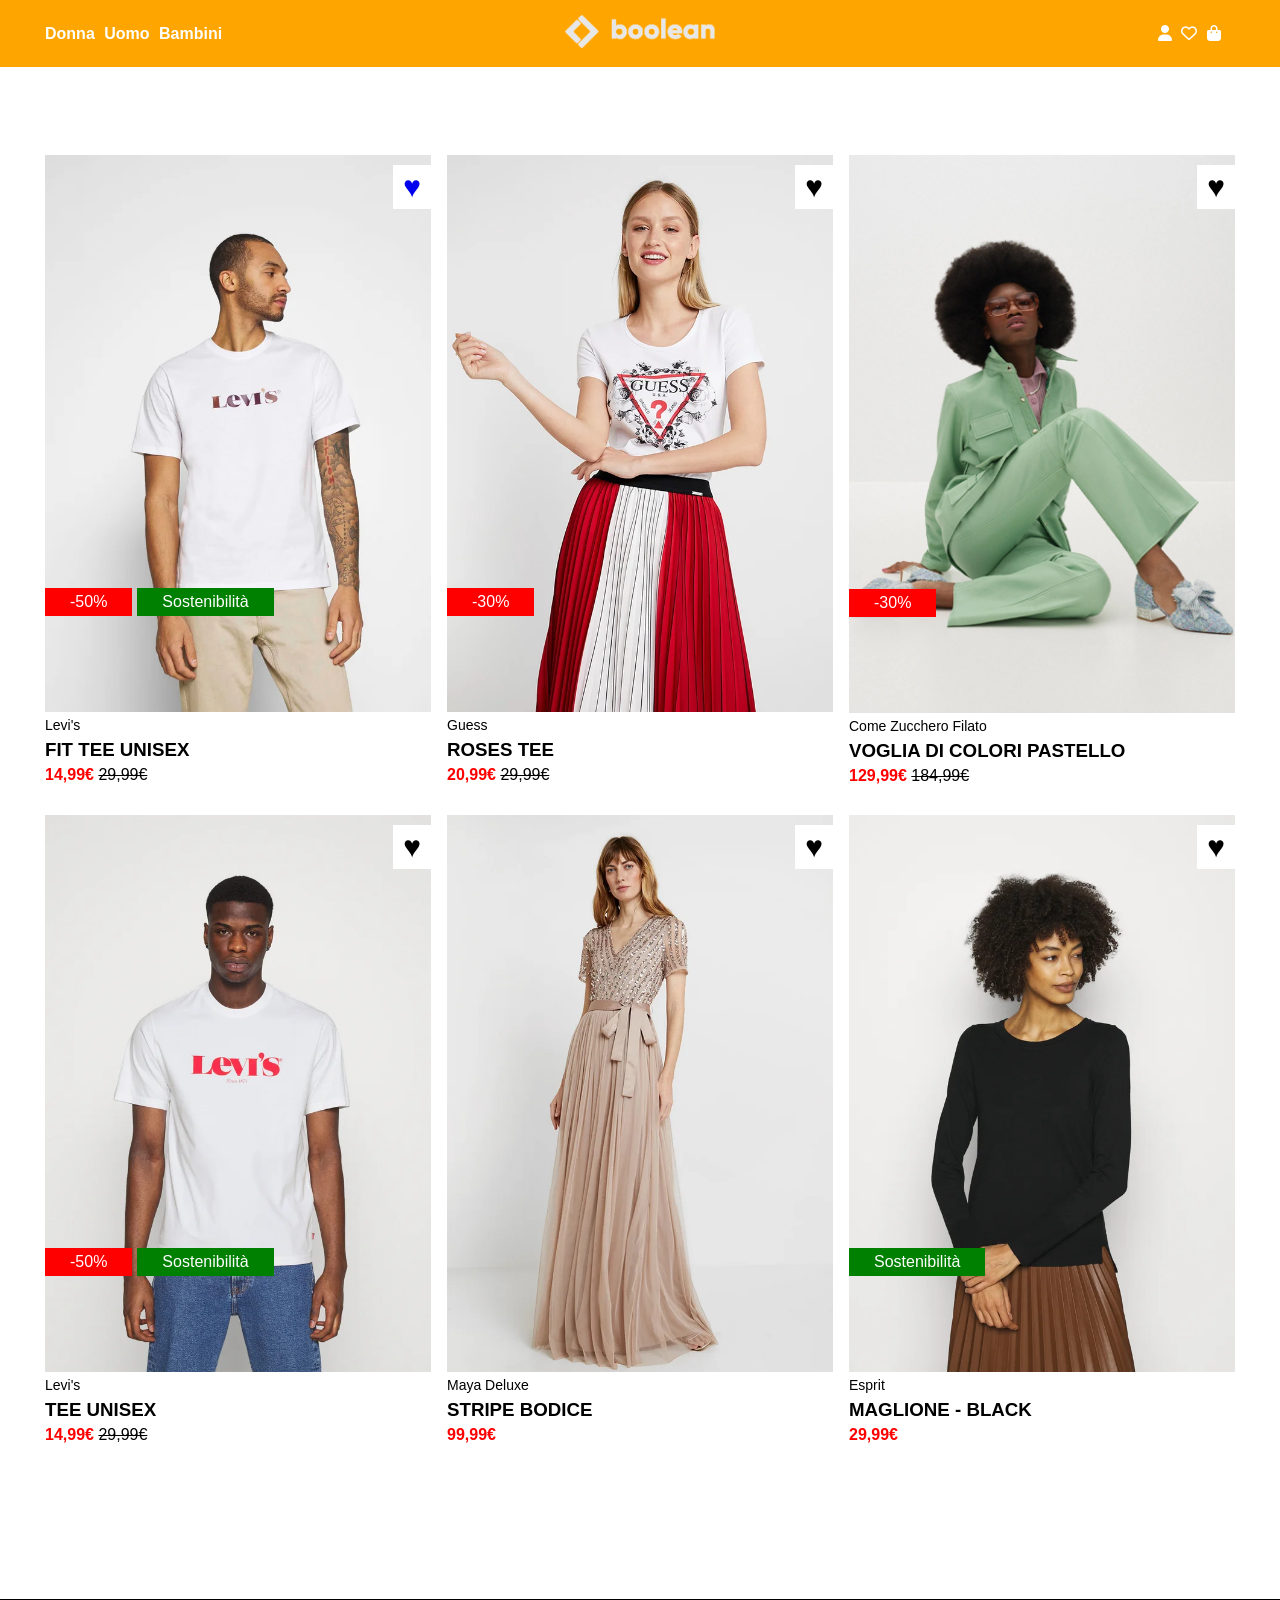
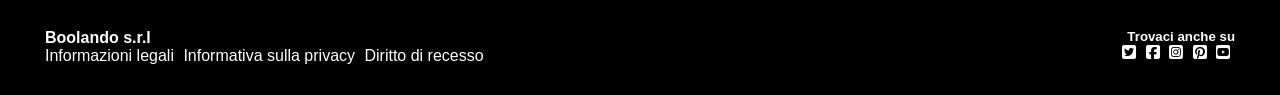
<file: index.html>
<!DOCTYPE html>
<html lang="en">
<head>
    <meta charset="UTF-8">
    <meta name="viewport" content="width=device-width, initial-scale=1.0">
    <link rel="stylesheet" href="style.css">
    <link rel="stylesheet" href="https://cdnjs.cloudflare.com/ajax/libs/font-awesome/6.7.2/css/all.min.css" 
    integrity="sha512-Evv84Mr4kqVGRNSgIGL/F/aIDqQb7xQ2vcrdIwxfjThSH8CSR7PBEakCr51Ck+w+/U6swU2Im1vVX0SVk9ABhg==
    " crossorigin="anonymous" referrerpolicy="no-referrer" />
    <title>Boolando</title>
</head>
<body>
    <header>
        <div class="container justify-content-between align-items-center">
            <div class="col-33 ">
             <div class="content-header">
              <ul>
                <li><a href="#">Donna</a></li>
                <li><a href="#">Uomo</a></li>
                <li><a href="#">Bambini</a></li>
              </ul>
             </div>
            </div>
            <div class="col-33 ">
              <div class="content-header text-center">
                <img class="logo" src="./img/boolean-logo.png" alt="">
              </div>
            </div>
            <div class="col-33 ">
              <div class="content-header">
                <ul class="text-right">
                  <li><i class="fas fa-user"></i></li>
                  <li><i class="fa-regular fa-heart"></i></li>
                  <li><i class="fa-solid fa-bag-shopping"></i></li>
                  <li></li>
                </ul>
              </div>
            </div>
        </div>
    </header>
    <main>
      <div class="container flex-wrap justify-content-between">
        <div class="col-33 ">
<!-- BONUS AD ESEMPIO SU QUESTA CARD CON CUORICINO NERO DA MODIFICARE SU CSS SICCOME COL TAG a DIVENTA BLU -->
         <a href="#">
          <div class="card">
            <div class="card-image">
                <img class="front-image img-fluid" src="./img/1.webp" alt="">
                <img class="back-image img-fluid" src="./img/1b.webp" alt="">
                <div class="labels">
                  <div class="label bg-red">-50%</div>
                  <div class="label bg-green">Sostenibilità</div>
                </div>
                <div class="favourite">&hearts;</div>
            </div>
            <div class="card-text">
              <span class="brand">Levi's</span>
              <h3 class="name">Fit Tee Unisex</h3>
              <strong class="price">14,99&euro;</strong> <del>29,99&euro;</del> </strong>
            </div>
          </div>
         </a>
        </div>
        <div class="col-33 ">
          <div class="card">
            <div class="card-image">
                <img class="front-image img-fluid" src="./img/2.webp" alt="">
                <img class="back-image img-fluid" src="./img/2b.webp" alt="">
                <div class="labels">
                  <div class="label bg-red">-30%</div>
                </div>
                <div class="favourite">&hearts;</div>
            </div>
            <div class="card-text">
              <span class="brand">Guess</span>
              <h3 class="name">Roses Tee</h3>
              <strong class="price">20,99&euro;</strong> <del>29,99&euro;</del> </strong>
            </div>
          </div>
        </div>
        <div class="col-33 ">
          <div class="card">
            <div class="card-image">
                <img class="front-image img-fluid" src="./img/3.webp" alt="">
                <img class="back-image img-fluid" src="./img/3b.webp" alt="">
                <div class="labels">
                  <div class="label bg-red">-30%</div>
                </div>
                <div class="favourite">&hearts;</div>
            </div>
            <div class="card-text">
              <span class="brand">Come Zucchero Filato</span>
              <h3 class="name">Voglia Di Colori Pastello</h3>
              <strong class="price">129,99&euro;</strong> <del>184,99&euro;</del> </strong>
            </div>
          </div>
        </div>
        <div class="col-33 ">
          <div class="card">
            <div class="card-image">
                <img class="front-image img-fluid" src="./img/4.webp" alt="">
                <img class="back-image img-fluid" src="./img/4b.webp" alt="">
                <div class="labels">
                  <div class="label bg-red">-50%</div>
                  <div class="label bg-green">Sostenibilità</div>
                </div>
                <div class="favourite">&hearts;</div>
            </div>
            <div class="card-text">
              <span class="brand">Levi's</span>
              <h3 class="name">Tee Unisex</h3>
              <strong class="price">14,99&euro;</strong> <del>29,99&euro;</del> </strong>
            </div>
          </div>
        </div>
        <div class="col-33 ">
          <div class="card">
            <div class="card-image">
                <img class="front-image img-fluid" src="./img/5.webp" alt="">
                <img class="back-image img-fluid" src="./img/5b.webp" alt="">
                <div class="favourite">&hearts;</div>
            </div>
            <div class="card-text">
              <span class="brand">Maya Deluxe</span>
              <h3 class="name">Stripe Bodice</h3>
              <strong class="price">99,99&euro;</strong>
            </div>
          </div>
        </div>
        <div class="col-33 ">
          <div class="card">
            <div class="card-image">
                <img class="front-image img-fluid" src="./img/6.webp" alt="">
                <img class="back-image img-fluid" src="./img/6b.webp" alt="">
                <div class="labels">
                  <div class="label bg-green">Sostenibilità</div>
                </div>
                <div class="favourite">&hearts;</div>
            </div>
            <div class="card-text">
              <span class="brand">Esprit</span>
              <h3 class="name">Maglione - Black</h3>
              <strong class="price">29,99&euro;</strong>
            </div>
          </div>
        </div>
    </div>
    </main>
    <footer>
      <div class="container">
        <div class="col-50">
          <div class="content">
            <h4>Boolando s.r.l</h4>
            <ul>
              <li>Informazioni legali</li>
              <li>Informativa sulla privacy</li>
              <li>Diritto di recesso</li>
            </ul>
          </div>
        </div>
        <div class="col-50">
          <div class="content text-right">
            <h5>Trovaci anche su</h5>
            <ul>
              <li><i class="fa-brands fa-twitter-square"></i></li>
              <li><i class="fa-brands fa-facebook-square"></i></li>
              <li><i class="fa-brands fa-instagram-square"></i></li>
              <li><i class="fa-brands fa-pinterest-square"></i></li>
              <li><i class="fa-brands fa-youtube-square"></i></li>
            </ul>
          </div>
        </div>
      </div>
    </footer>
</body>
</html>
</file>
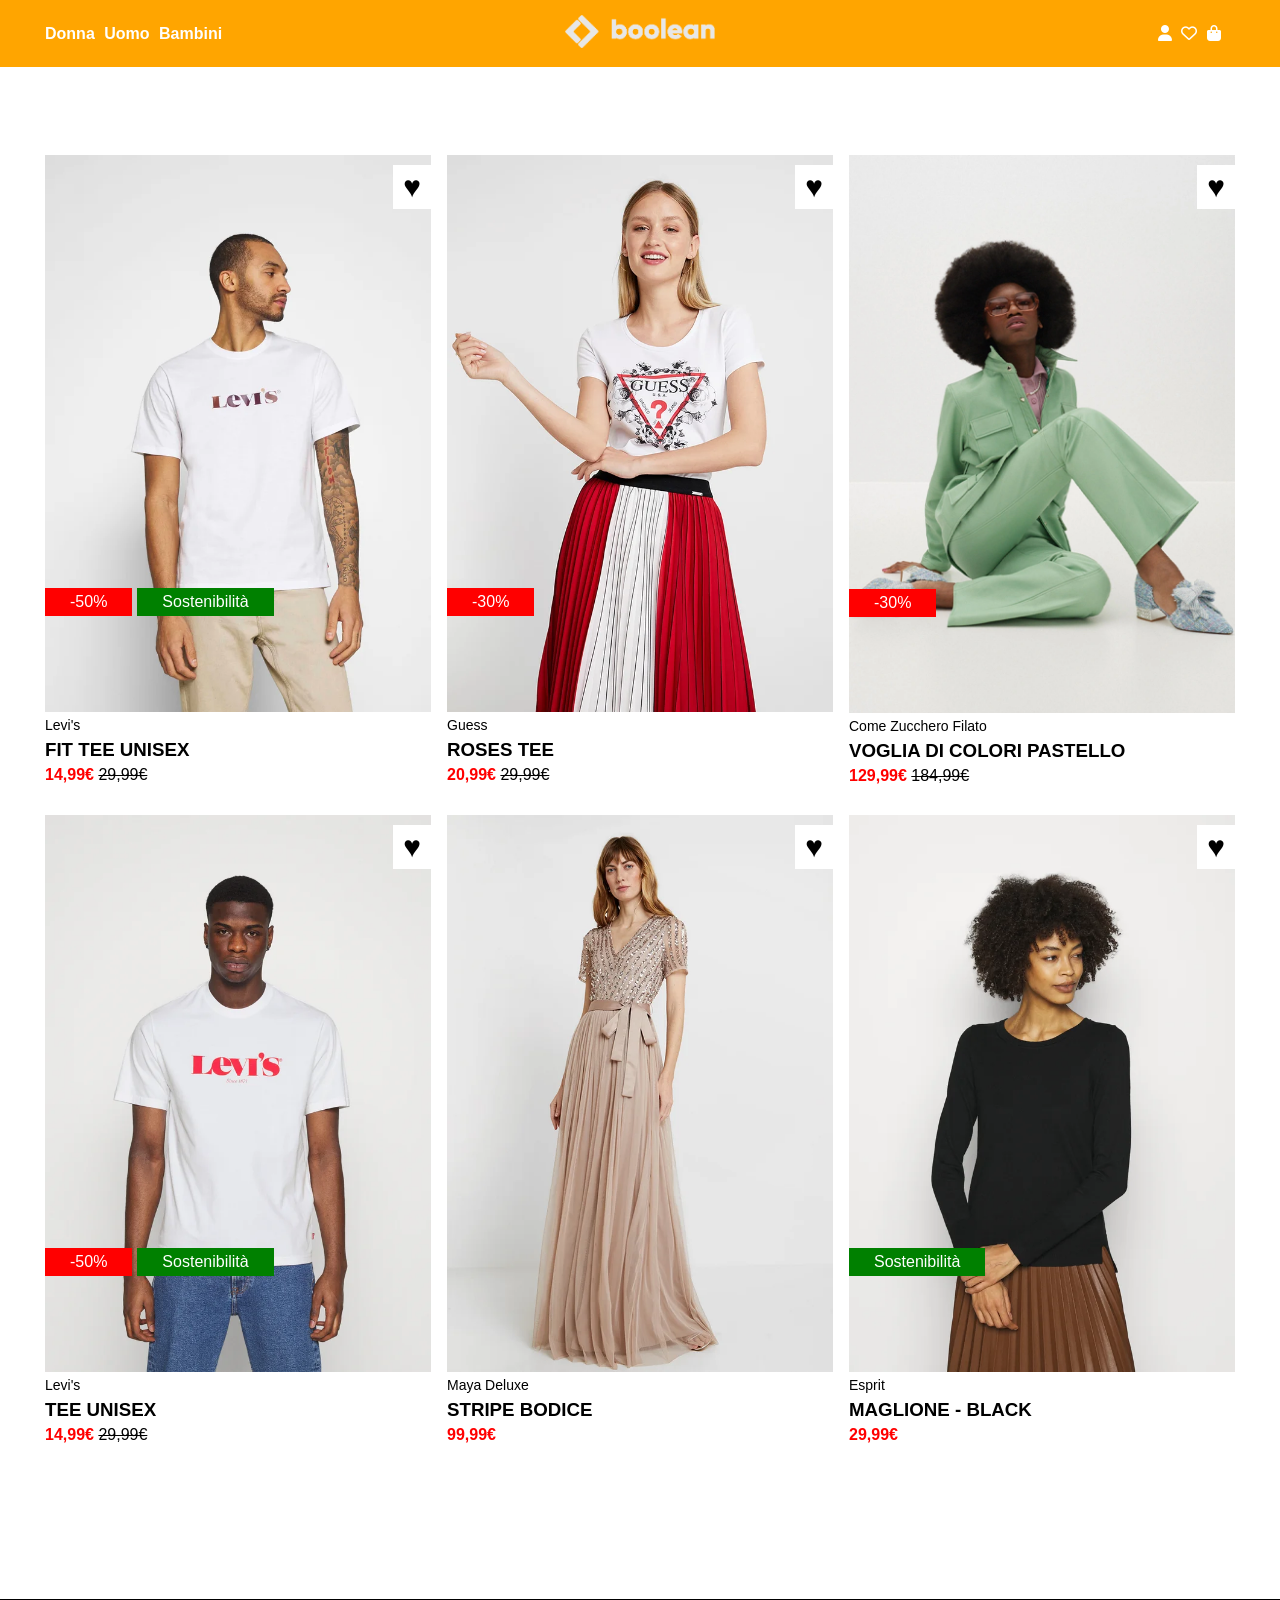
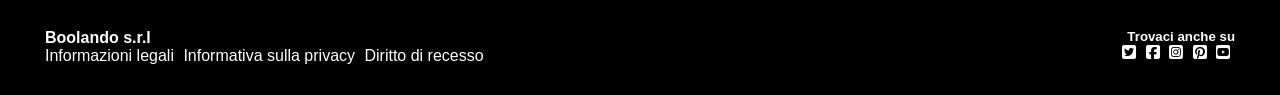
<file: bonus/index1.html>
<!DOCTYPE html>
<html lang="en">

<head>
  <meta charset="UTF-8">
  <meta name="viewport" content="width=device-width, initial-scale=1.0">
  <link rel="stylesheet" href="style1.css">
  <link rel="stylesheet" href="https://cdnjs.cloudflare.com/ajax/libs/font-awesome/6.7.2/css/all.min.css" integrity="sha512-Evv84Mr4kqVGRNSgIGL/F/aIDqQb7xQ2vcrdIwxfjThSH8CSR7PBEakCr51Ck+w+/U6swU2Im1vVX0SVk9ABhg==
    " crossorigin="anonymous" referrerpolicy="no-referrer" />
  <title>Boolando</title>
</head>

<body>
  <header>
    <div class="container justify-content-between align-items-center">
      <div class="col-33 ">
        <div class="content-header">
          <ul>
            <li><a href="#">Donna</a></li>
            <li><a href="#">Uomo</a></li>
            <li><a href="#">Bambini</a></li>
          </ul>
        </div>
      </div>
      <div class="col-33 ">
        <div class="content-header text-center">
          <img class="logo" src="./img/boolean-logo.png" alt="">
        </div>
      </div>
      <div class="col-33 ">
        <div class="content-header">
          <ul class="text-right">
            <li><i class="fas fa-user"></i></li>
            <li><i class="fa-regular fa-heart"></i></li>
            <li><i class="fa-solid fa-bag-shopping"></i></li>
            <li></li>
          </ul>
        </div>
      </div>
    </div>
  </header>
  <main>
    <div class="container flex-wrap justify-content-between">
      <div class="col-33 ">
        <!-- BONUS AD ESEMPIO SU QUESTA CARD CON CUORICINO NERO DA MODIFICARE SU CSS SICCOME COL TAG a DIVENTA BLU -->
        <a href="#">
          <div class="card">
            <div class="card-image">
              <img class="front-image img-fluid" src="./img/1.webp" alt="">
              <img class="back-image img-fluid" src="./img/1b.webp" alt="">
              <div class="labels">
                <div class="label bg-red">-50%</div>
                <div class="label bg-green">Sostenibilità</div>
              </div>
              <div class="favourite">&hearts;</div>
            </div>
            <div class="card-text">
              <span class="brand">Levi's</span>
              <h3 class="name">Fit Tee Unisex</h3>
              <strong class="price">14,99&euro;</strong> <del>29,99&euro;</del> </strong>
            </div>
          </div>
        </a>
      </div>
      <div class="col-33 ">
        <div class="card">
          <div class="card-image">
            <img class="front-image img-fluid" src="./img/2.webp" alt="">
            <img class="back-image img-fluid" src="./img/2b.webp" alt="">
            <div class="labels">
              <div class="label bg-red">-30%</div>
            </div>
            <div class="favourite">&hearts;</div>
          </div>
          <div class="card-text">
            <span class="brand">Guess</span>
            <h3 class="name">Roses Tee</h3>
            <strong class="price">20,99&euro;</strong> <del>29,99&euro;</del> </strong>
          </div>
        </div>
      </div>
      <div class="col-33 ">
        <div class="card">
          <div class="card-image">
            <img class="front-image img-fluid" src="./img/3.webp" alt="">
            <img class="back-image img-fluid" src="./img/3b.webp" alt="">
            <div class="labels">
              <div class="label bg-red">-30%</div>
            </div>
            <div class="favourite">&hearts;</div>
          </div>
          <div class="card-text">
            <span class="brand">Come Zucchero Filato</span>
            <h3 class="name">Voglia Di Colori Pastello</h3>
            <strong class="price">129,99&euro;</strong> <del>184,99&euro;</del> </strong>
          </div>
        </div>
      </div>
      <div class="col-33 ">
        <div class="card">
          <div class="card-image">
            <img class="front-image img-fluid" src="./img/4.webp" alt="">
            <img class="back-image img-fluid" src="./img/4b.webp" alt="">
            <div class="labels">
              <div class="label bg-red">-50%</div>
              <div class="label bg-green">Sostenibilità</div>
            </div>
            <div class="favourite">&hearts;</div>
          </div>
          <div class="card-text">
            <span class="brand">Levi's</span>
            <h3 class="name">Tee Unisex</h3>
            <strong class="price">14,99&euro;</strong> <del>29,99&euro;</del> </strong>
          </div>
        </div>
      </div>
      <div class="col-33 ">
        <div class="card">
          <div class="card-image">
            <img class="front-image img-fluid" src="./img/5.webp" alt="">
            <img class="back-image img-fluid" src="./img/5b.webp" alt="">
            <div class="favourite">&hearts;</div>
          </div>
          <div class="card-text">
            <span class="brand">Maya Deluxe</span>
            <h3 class="name">Stripe Bodice</h3>
            <strong class="price">99,99&euro;</strong>
          </div>
        </div>
      </div>
      <div class="col-33 ">
        <div class="card">
          <div class="card-image">
            <img class="front-image img-fluid" src="./img/6.webp" alt="">
            <img class="back-image img-fluid" src="./img/6b.webp" alt="">
            <div class="labels">
              <div class="label bg-green">Sostenibilità</div>
            </div>
            <div class="favourite">&hearts;</div>
          </div>
          <div class="card-text">
            <span class="brand">Esprit</span>
            <h3 class="name">Maglione - Black</h3>
            <strong class="price">29,99&euro;</strong>
          </div>
        </div>
      </div>
    </div>
  </main>
  <footer>
    <div class="container">
      <div class="col-50">
        <div class="content">
          <h4>Boolando s.r.l</h4>
          <ul>
            <li>Informazioni legali</li>
            <li>Informativa sulla privacy</li>
            <li>Diritto di recesso</li>
          </ul>
        </div>
      </div>
      <div class="col-50">
        <div class="content text-right">
          <h5>Trovaci anche su</h5>
          <ul>
            <li><i class="fa-brands fa-twitter-square"></i></li>
            <li><i class="fa-brands fa-facebook-square"></i></li>
            <li><i class="fa-brands fa-instagram-square"></i></li>
            <li><i class="fa-brands fa-pinterest-square"></i></li>
            <li><i class="fa-brands fa-youtube-square"></i></li>
          </ul>
        </div>
      </div>
    </div>
  </footer>
</body>

</html>
</file>
<file: style.css>
* {
    margin: 0;
    padding: 0;
    box-sizing: border-box;
}


body {
    font-family: Arial, Helvetica, sans-serif;
}


header {
    background-color: orange;
    padding: 10px 0;
    position: fixed;
    top: 0;
    left: 0;
    width: 100%;
    z-index: 1;
}

main {
    padding: 150px 0;
}

footer {
    background-color: black;
    padding: 25px 0;
}


.container {
    display: flex;
    max-width: 1200px;
    margin: 0 auto;
    row-gap: 20px;
}


.justify-content-between {
    justify-content: space-between;
}

.align-items-center {
    align-items: center;
}

.flex-wrap {
    flex-wrap: wrap;
}


a {
    text-decoration: none;
}


.col-33 {
    width: 33%;
}

.col-50 {
    width: 50%;
}


.content-header,
.content,
.card {
    padding: 5px;
}

.content-header ul,
footer ul {
    list-style-type: none;
}

.content-header ul li,
footer ul li {
    display: inline-block;
    margin-right: 5px;
    color: white;
}

.content-header ul li a {
    color: white;
    font-weight: 700;
    text-decoration: none;
}

.content-header ul li i {
    color: white;
}


.text-center {
    text-align: center;
}

.text-right {
    text-align: right;
}



.logo {
    width: 150px;
}


.img-fluid {
    max-width: 100%;
}

.front-image {
    /* VALORE DI DEFAULT */
    display: inline-block;
}

.back-image {
    display: none;
}

.card:hover .front-image {
    display: none;
}

.card:hover .back-image {
    display: inline-block;
}

.card-image {
    position: relative;
}

.labels {
    display: flex;
    position: absolute;
    bottom: 100px;
    left: 0;
}


.label {
    padding: 5px 25px;
    color: white;
    margin-right: 5px;
}

.bg-green {
    background-color: green;
}

.bg-red {
    background-color: red;
}

.favourite {
    background-color: white;
    font-size: 30px;
    padding: 5px 10px;
    position: absolute;
    top: 10px;
    right: 0px;
}


.brand {
    font-size: 14px;
}

h3 {
    text-transform: uppercase;
    margin: 5px 0;
}

h4,
h5 {
    color: white;
}

.price {
    color: red;
}

.card-text {
    color: black;
}
</file>
<file: bonus/style1.css>
*{
    margin: 0;
    padding :0;
    box-sizing:border-box;
}

body{
    font-family: Arial, Helvetica, sans-serif;
}

header{
    background-color: orange;
    padding : 10px 0;
    position : fixed;
    top : 0;
    left : 0;
    width: 100%;
    z-index : 1;
}

.container{
    display: flex;
    max-width: 1200px;
    margin: 0 auto;
    row-gap : 20px;
}

.justify-content-between{
    justify-content: space-between;
}

.align-items-center{
    align-items: center;
}

main{
    padding : 150px 0;
}

a {
    text-decoration: none;
}

.col-33{
    width: 33%;
}

.content-header, .content, .card{
    padding : 5px;
}

.flex-wrap{
    flex-wrap : wrap;
}

.img-fluid{
    max-width: 100%;
}

.text-center{
    text-align: center;
}

.text-right{
    text-align: right;
}

.content-header ul, footer ul{
    list-style-type : none;
}

.content-header ul li, footer ul li{
      display: inline-block;
      margin-right : 5px;
      color : white;
}

.content-header ul li a{
    color : white;
    font-weight: 700;
    text-decoration: none;
}

.content-header ul li i{
    color : white;
}

.logo{
    width: 150px;
}

.front-image{
    /* VALORE DI DEFAULT */
    display: inline-block;
}

.back-image{
    display: none;
}

.card:hover .front-image{
    display: none;
}

.card:hover .back-image{
    display: inline-block;
}

.card-image{
    position : relative;
}

.labels{
    display: flex;
    position : absolute;
    bottom : 100px;
    left : 0;
}

.label{
    padding : 5px 25px;
    color: white;
    margin-right: 5px;
}

.bg-green{
    background-color: green;
}

.bg-red{
    background-color: red;
}

.favourite{
    background-color: white;
    font-size : 30px;
    padding : 5px 10px;
    position : absolute;
    top : 10px;
    right: 0px;
    color : black;
}

.favourite:hover{
    color : red;
}

.brand{
    font-size : 14px;
}

h3{
    text-transform: uppercase;
    margin : 5px 0;
}

h4, h5{
    color : white;
}

.price{
    color : red;
}

.card-text {
    color : black;
}

footer{
    background-color: black;
    padding : 25px 0;
}

.col-50{
    width: 50%;
}
</file>
